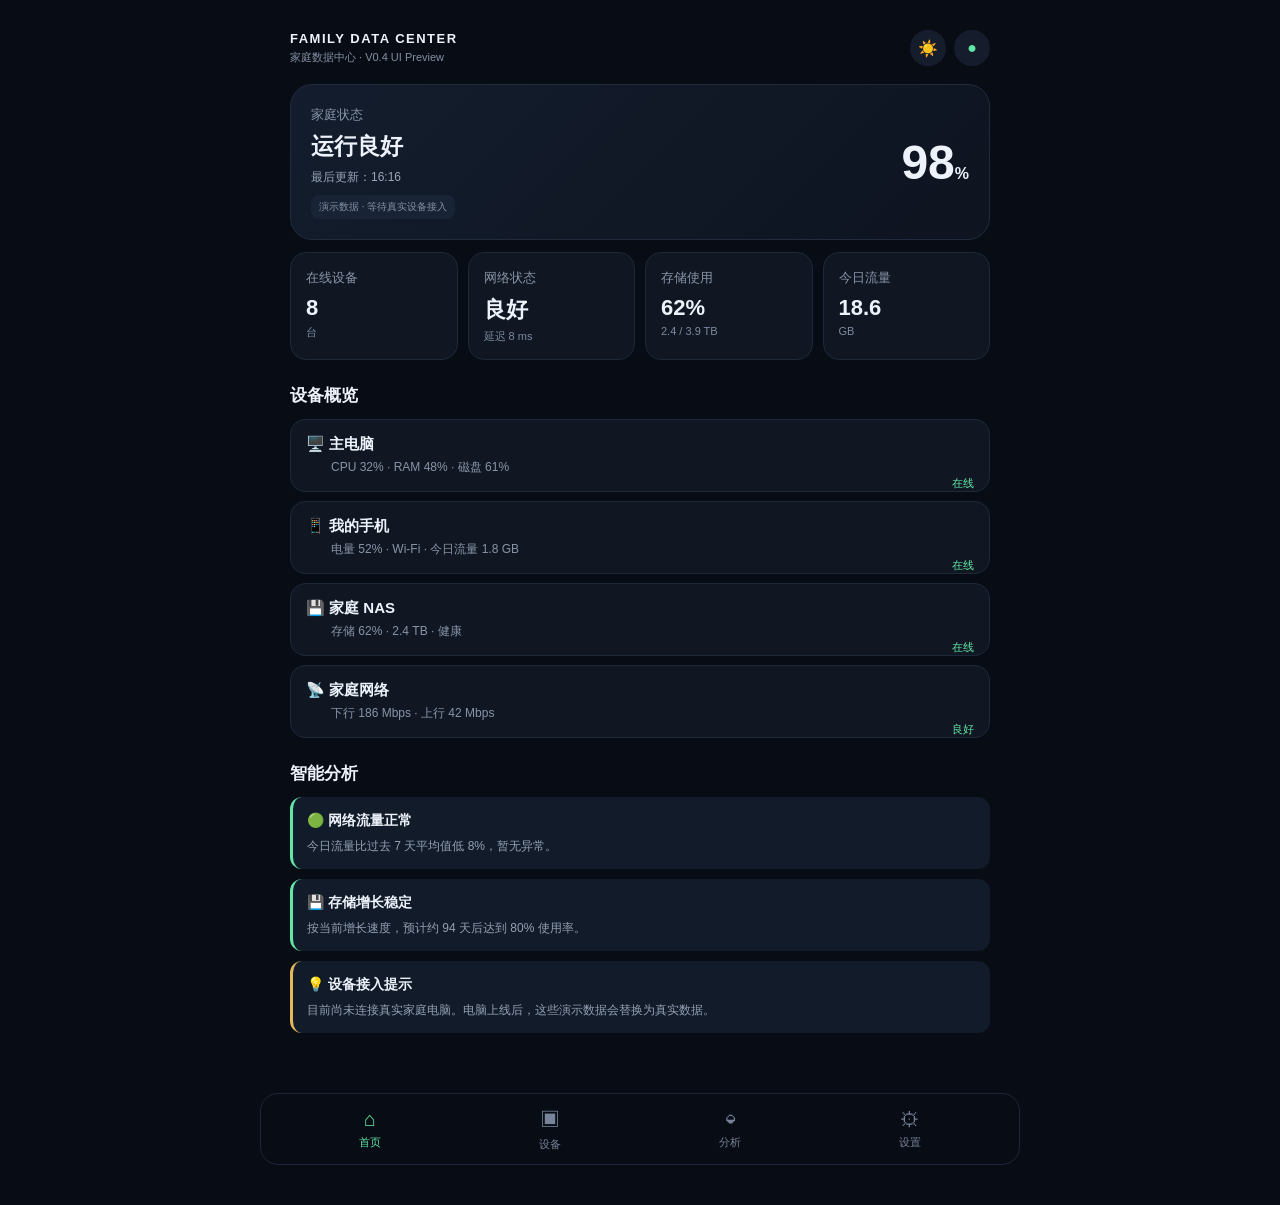
<file: index.html>
<!doctype html>
<html lang="zh-CN">
<head><meta charset="UTF-8" /><meta name="viewport" content="width=device-width, initial-scale=1, viewport-fit=cover" /><meta name="color-scheme" content="light" /><meta name="theme-color" content="#ffffff" /><link rel="manifest" href="manifest.json" /><link rel="stylesheet" href="style.css?v=20261012-glass9" /><title>家庭数据中心</title></head>
<body>
<script>document.documentElement.style.colorScheme='light';</script>
<main class="app">
<header class="top"><div><b>FAMILY DATA CENTER</b><span>家庭数据中心 · V0.3 UI Preview</span></div><div class="top-actions"><button id="theme-toggle" aria-label="切换日间模式" title="切换日间模式">☀️</button><button id="notify" aria-label="通知">●</button></div></header>
<section id="home" class="page active"><div class="hero"><div><small>家庭状态</small><h1>运行良好</h1><p>最后更新：<span id="time">刚刚</span></p><div class="source-pill">演示数据 · 等待真实设备接入</div></div><strong>98<em>%</em></strong></div><div class="grid metrics"><article><small>在线设备</small><b>8</b><span>台</span></article><article><small>网络状态</small><b>良好</b><span>延迟 8 ms</span></article><article><small>存储使用</small><b>62%</b><span>2.4 / 3.9 TB</span></article><article><small>今日流量</small><b>18.6</b><span>GB</span></article></div><h2>设备概览</h2><div class="list"><div class="clickable" data-open="device-detail" data-device="pc"><strong>🖥️ 主电脑</strong><span>CPU 32% · RAM 48% · 磁盘 61%</span><i>在线</i></div><div class="clickable" data-open="device-detail" data-device="phone"><strong>📱 我的手机</strong><span>电量 52% · Wi-Fi · 今日流量 1.8 GB</span><i>在线</i></div><div class="clickable" data-open="device-detail" data-device="nas"><strong>💾 家庭 NAS</strong><span>存储 62% · 2.4 TB · 健康</span><i>在线</i></div><div class="clickable" data-open="device-detail" data-device="router"><strong>📡 家庭网络</strong><span>下行 186 Mbps · 上行 42 Mbps</span><i>良好</i></div></div><h2>智能分析</h2><div class="insight"><b>🟢 网络流量正常</b><p>今日流量比过去 7 天平均值低 8%，暂无异常。</p></div><div class="insight"><b>💾 存储增长稳定</b><p>按当前增长速度，预计约 94 天后达到 80% 使用率。</p></div><div class="insight warning-insight"><b>💡 设备接入提示</b><p>目前尚未连接真实家庭电脑。电脑上线后，这些演示数据会替换为真实数据。</p></div></section>
<section id="devices" class="page"><h1>设备</h1><p class="sub">家庭设备统一管理</p><div class="device-filter"><button class="selected">全部 8</button><button>电脑 2</button><button>手机 1</button><button>网络 1</button><button>IoT 4</button></div><div class="device-card clickable" data-open="device-detail" data-device="pc"><div class="device-title"><b>🖥️ 主电脑</b><i>● 在线</i></div><small>Windows PC · 演示数据</small><div class="bars"><span>CPU <b>32%</b><i style="width:32%"></i></span><span>RAM <b>48%</b><i style="width:48%"></i></span><span>磁盘 <b>61%</b><i style="width:61%"></i></span></div><div class="mini-grid"><span>今日流量<b>8.4 GB</b></span><span>运行时间<b>16.4 h</b></span></div><div class="tap-hint">点击查看完整数据 ›</div></div><div class="device-card clickable" data-open="device-detail" data-device="phone"><div class="device-title"><b>📱 我的手机</b><i>● 在线</i></div><small>Android · Wi-Fi</small><div class="mini-grid"><span>电量<b>52%</b></span><span>今日流量<b>1.8 GB</b></span><span>存储<b>68%</b></span><span>网络<b>良好</b></span></div><div class="tap-hint">点击查看完整数据 ›</div></div><div class="device-card clickable" data-open="device-detail" data-device="nas"><div class="device-title"><b>💾 家庭 NAS</b><i>● 在线</i></div><small>家庭存储服务器</small><div class="mini-grid"><span>存储<b>2.4 / 3.9 TB</b></span><span>使用率<b>62%</b></span><span>健康<b>正常</b></span><span>增长<b>+42 GB/周</b></span></div><div class="tap-hint">点击查看完整数据 ›</div></div><div class="device-card clickable" data-open="device-detail" data-device="router"><div class="device-title"><b>📡 路由器</b><i>● 在线</i></div><small>家庭网络核心设备</small><div class="mini-grid"><span>设备<b>8 台</b></span><span>延迟<b>8 ms</b></span><span>下行<b>186 Mbps</b></span><span>上行<b>42 Mbps</b></span></div><div class="tap-hint">点击查看完整数据 ›</div></div><div class="device-card muted-card"><b>🏠 其他 IoT 设备</b><p>电视 · 摄像头 · 智能插座 · 其他设备</p><small>4 台 · 演示占位</small></div></section>
<section id="device-detail" class="page"><button class="back-btn" data-back="devices">‹ 返回设备</button><div class="detail-head"><div><div id="detail-icon" class="detail-icon">🖥️</div><small id="detail-type">Windows PC</small><h1 id="detail-name">主电脑</h1><span class="online-badge">● 在线</span></div></div><div class="grid detail-stats"><article><small>CPU</small><b id="detail-cpu">32%</b><span>当前使用率</span></article><article><small>RAM</small><b id="detail-ram">48%</b><span>当前使用率</span></article><article><small>磁盘</small><b id="detail-disk">61%</b><span>当前使用率</span></article><article><small>今日流量</small><b id="detail-traffic">8.4 GB</b><span>上传 + 下载</span></article></div><div class="chart"><div class="chart-head"><b>最近 24 小时</b><span>CPU</span></div><div class="columns"><i style="height:32%"></i><i style="height:38%"></i><i style="height:27%"></i><i style="height:44%"></i><i style="height:52%"></i><i style="height:41%"></i><i style="height:35%"></i><i style="height:48%"></i><i style="height:37%"></i><i style="height:30%"></i><i style="height:43%"></i><i style="height:34%"></i></div></div><div class="detail-section"><h2>设备信息</h2><div class="info-list"><div>状态 <b>在线</b></div><div>首次接入 <b>今天</b></div><div>最后更新 <b id="detail-updated">刚刚</b></div><div>数据来源 <b>演示数据</b></div></div></div><div class="detail-section"><h2>智能判断</h2><div class="insight"><b>🟢 当前状态正常</b><p>CPU、内存和网络活动都在正常范围内，暂未发现异常。</p></div></div></section>
<section id="analysis" class="page"><h1>分析</h1><p class="sub">家庭数据趋势与预测</p><div class="period"><button class="selected">24 小时</button><button>7 天</button><button>30 天</button></div><div class="chart"><div class="chart-head"><b>CPU 使用率</b><span>平均 37%</span></div><div class="columns"><i style="height:35%"></i><i style="height:42%"></i><i style="height:31%"></i><i style="height:28%"></i><i style="height:55%"></i><i style="height:47%"></i><i style="height:38%"></i><i style="height:32%"></i><i style="height:44%"></i><i style="height:36%"></i><i style="height:29%"></i><i style="height:41%"></i></div></div><div class="chart"><div class="chart-head"><b>网络流量</b><span>今日 18.6 GB</span></div><div class="network-line">▁▂▃▂▄▆▅▃▂▄▃▂▅▃</div></div><div class="grid stats"><article><small>平均 CPU</small><b>37%</b><span>正常</span></article><article><small>平均 RAM</small><b>45%</b><span>稳定</span></article><article><small>今日流量</small><b>18.6 GB</b><span>↓ 8%</span></article><article><small>在线时长</small><b>16.4 h</b><span>较昨日 +1.2 h</span></article></div><h2>存储预测</h2><div class="forecast"><div><small>当前使用</small><b>62%</b></div><div class="forecast-bar"><i style="width:62%"></i></div><p>预计 <strong>94 天</strong> 后达到 80% 使用率；约 <strong>8.6 个月</strong>后需要扩容。</p></div><h2>异常检测</h2><div class="warning">🟢 <b>暂无高优先级异常</b><span>最近检查：刚刚</span></div></section>
<section id="settings" class="page"><h1>设置</h1><p class="sub">家庭数据中心配置</p><div class="settings"><div>👤 账户与家庭 <span>›</span></div><div>📱 数据源与设备 <span>›</span></div><div>🔄 同步设置 <span>自动</span></div><div>🔔 通知 <span>已开启</span></div><div>🤖 智能分析 <span>已开启</span></div><div>🔒 隐私与安全 <span>本地优先 ›</span></div><div>🗄️ 数据保存 <span>90 天</span></div><div>ℹ️ 关于 <span>V0.3</span></div></div><div class="privacy-note">🔐 真实家庭数据不会放入这个公开预览站。以后电脑采集的数据将保存在你的私有家庭数据中心。</div></section>
</main><nav><button data-page="home" class="active">⌂<span>首页</span></button><button data-page="devices">▣<span>设备</span></button><button data-page="analysis">◒<span>分析</span></button><button data-page="settings">⚙<span>设置</span></button></nav><script src="app.js?v=20261012-glass9"></script>
</body></html>
</file>
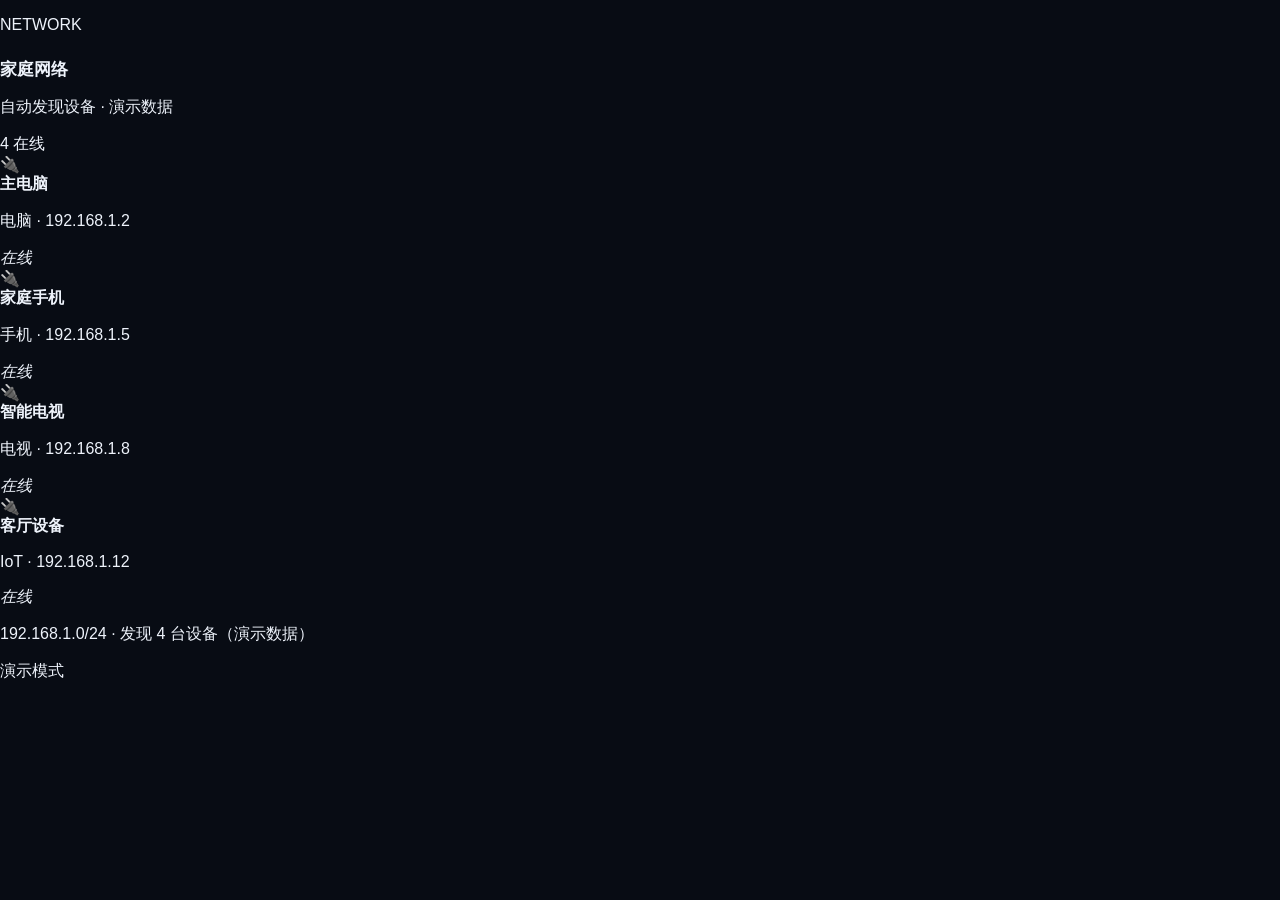
<file: network-demo.html>
<!doctype html><html lang="zh-CN"><meta charset="utf-8"><meta name="viewport" content="width=device-width,initial-scale=1"><title>家庭数据中心 · 网络发现演示</title><link rel="stylesheet" href="style.css"><main class="app-shell"><section class="page active"><div class="page-heading"><div><p class="eyebrow">NETWORK</p><h2>家庭网络</h2><p>自动发现设备 · 演示数据</p></div><span class="count-pill">4 在线</span></div><section class="chart-card"><div class="device-list" id="networkDevices"></div><p id="networkSummary"></p><p id="networkApiStatus"></p></section></section></main><script src="network.js"></script></html>
</file>
<file: style.css>
*{box-sizing:border-box}html{color-scheme:light}body{margin:0;background:#080c14;color:#eef3fb;font-family:-apple-system,BlinkMacSystemFont,"Segoe UI",sans-serif;padding-bottom:82px}.app{max-width:760px;margin:auto;padding:18px}.top{display:flex;justify-content:space-between;align-items:center;margin-bottom:18px}.top b{display:block;font-size:13px;letter-spacing:1.5px}.top span{display:block;font-size:11px;color:#8390a4;margin-top:4px}.top-actions{display:flex;gap:8px;align-items:center}.top button{border:0;background:#151d2c;color:#61e6a7;border-radius:50%;width:36px;height:36px;font-size:16px}.page{display:none}.page.active{display:block}h1{font-size:29px;margin:8px 0}h2{font-size:17px;margin:24px 0 12px}.sub,small{color:#8794a8;font-size:13px}.hero{display:flex;justify-content:space-between;align-items:center;background:linear-gradient(135deg,#131d2d,#0e1420);border:1px solid #202b3d;border-radius:22px;padding:20px;margin-bottom:12px}.hero h1{font-size:23px;margin:7px 0}.hero strong{font-size:48px}.hero em{font-size:16px;font-style:normal}.hero p{margin:0 0 9px;color:#9aa6b8;font-size:12px}.source-pill{display:inline-block;padding:5px 8px;border-radius:8px;background:#182335;color:#8492a7;font-size:10px}.grid{display:grid;grid-template-columns:1fr 1fr;gap:10px}.metrics article,.stats article,.detail-stats article{background:#101722;border:1px solid #1d2838;border-radius:16px;padding:15px}.metrics b,.stats b,.detail-stats b{display:block;font-size:22px;margin-top:8px}.metrics span,.stats span,.detail-stats span{color:#7e8ba0;font-size:11px;display:block;margin-top:4px}.list>div,.settings>div{background:#101722;border:1px solid #1d2838;border-radius:15px;padding:15px;margin:9px 0}.list .clickable,.device-card.clickable{cursor:pointer}.list strong{font-size:15px}.list span{display:block;color:#8794a8;font-size:12px;margin:5px 0 0 25px}.list i{float:right;color:#62e7a7;font-size:11px;font-style:normal}.insight{background:#111b29;border-left:3px solid #61e6a7;border-radius:12px;padding:14px;margin:10px 0}.warning-insight{border-left-color:#e5b85b}.insight b{font-size:14px}.insight p{color:#94a0b3;font-size:12px;margin:7px 0 0;line-height:1.5}.device-filter,.period{display:flex;gap:7px;overflow:auto;padding:3px 0 7px}.device-filter button,.period button{flex:none;border:1px solid #263348;background:#101722;color:#8e9bae;border-radius:9px;padding:7px 10px;font-size:11px}.device-filter .selected,.period .selected{color:#61e6a7;border-color:#37634f}.device-card,.chart,.forecast{background:#101722;border:1px solid #1d2838;border-radius:17px;padding:17px;margin:11px 0}.device-title{display:flex;justify-content:space-between;align-items:center}.device-title b{font-size:16px}.device-title i,.online-badge{color:#61e6a7;font-size:11px;font-style:normal}.device-card>small,.device-card p{color:#8d99ab;font-size:12px}.bars span{display:block;font-size:11px;color:#8d99ab;margin:11px 0}.bars span b{float:right;color:#b3bdca;font-size:11px}.bars i{display:block;height:7px;background:#61e6a7;border-radius:8px;margin-top:5px}.mini-grid{display:grid;grid-template-columns:1fr 1fr;gap:8px;margin-top:14px}.mini-grid span{background:#0b111b;border-radius:10px;padding:9px;color:#7f8da0;font-size:10px}.mini-grid b{display:block;color:#d7dee8;font-size:12px;margin-top:3px}.tap-hint{margin-top:12px;color:#61e6a7;font-size:11px;text-align:right}.muted-card{opacity:.75}.back-btn{border:0;background:#101722;color:#9aa7b9;border-radius:10px;padding:8px 11px;font-size:12px;margin-bottom:18px}.detail-head{background:linear-gradient(135deg,#131d2d,#0e1420);border:1px solid #202b3d;border-radius:18px;padding:18px;margin-bottom:12px}.detail-icon{font-size:32px;margin-bottom:5px}.detail-head h1{margin:3px 0 8px}.detail-section h2{margin-top:22px}.info-list{background:#101722;border:1px solid #1d2838;border-radius:15px;overflow:hidden}.info-list div{display:flex;justify-content:space-between;padding:13px 15px;border-bottom:1px solid #1d2838;color:#7f8da0;font-size:12px}.info-list div:last-child{border-bottom:0}.info-list b{color:#d4dce6;font-weight:500}.chart-head{display:flex;justify-content:space-between;align-items:center}.columns{height:130px;margin-top:15px;display:flex;align-items:flex-end;gap:6px;background:repeating-linear-gradient(to top,#1c2737 0 1px,transparent 1px 32px);padding:0 3px}.columns i{display:block;flex:1;min-height:8px;background:#61e6a7;border-radius:5px 5px 1px 1px}.network-line{font-size:34px;letter-spacing:4px;color:#61e6a7;overflow:hidden;margin-top:14px;line-height:1}.forecast>div:first-child{display:flex;justify-content:space-between;align-items:center}.forecast b{font-size:22px}.forecast-bar{height:9px;background:#1d2939;border-radius:8px;margin:14px 0 10px;overflow:hidden}.forecast-bar i{display:block;height:100%;background:#61e6a7;border-radius:8px}.forecast p{color:#8d99ab;font-size:12px;line-height:1.5}.warning{padding:14px;border-radius:14px;background:#111a26;color:#8fa0b5;margin-top:12px}.warning span{display:block;font-size:10px;margin-top:6px;color:#69778b}.settings span{float:right;color:#7f8ca0;font-size:12px}.privacy-note{margin-top:14px;padding:13px;border-radius:12px;background:#101722;color:#7f8da0;font-size:11px;line-height:1.5}nav{position:fixed;bottom:0;left:0;right:0;height:72px;background:rgba(9,13,21,.97);border-top:1px solid #1d2737;display:flex;justify-content:center;z-index:5}nav button{width:25%;max-width:180px;border:0;background:none;color:#778398;font-size:20px}nav button span{display:block;font-size:11px;margin-top:4px}nav button.active{color:#61e6a7}@media(max-width:699px){.page{padding-bottom:18px}.detail-stats{margin-bottom:12px}.chart{margin-bottom:14px}}@media(min-width:700px){.grid.metrics{grid-template-columns:repeat(4,1fr)}body{padding-bottom:20px}.app{padding:30px}.page{min-height:650px}nav{position:static;border:1px solid #1d2737;border-radius:18px;margin:20px auto;max-width:760px}}
/* Manual themes only: browser/OS dark mode must never choose the theme. */
:root.light-theme{color-scheme:light}body.light-theme{background:#fff;color:#111820;background-image:radial-gradient(circle at 8% 4%,rgba(100,160,255,.07),transparent 25%),radial-gradient(circle at 94% 30%,rgba(183,142,255,.06),transparent 23%),radial-gradient(circle at 40% 92%,rgba(82,211,170,.05),transparent 28%);background-attachment:fixed}.light-theme .top span,.light-theme .sub,.light-theme small,.light-theme .metrics span,.light-theme .stats span,.light-theme .detail-stats span,.light-theme .list span,.light-theme .device-card>small,.light-theme .device-card p,.light-theme .settings span,.light-theme .privacy-note,.light-theme .chart-head span,.light-theme .warning{color:#697586}.light-theme .top button{background:rgba(255,255,255,.65);color:#15945d;border:1px solid rgba(255,255,255,.9);box-shadow:0 8px 24px rgba(80,110,140,.12);backdrop-filter:blur(24px);-webkit-backdrop-filter:blur(24px)}.light-theme .hero,.light-theme .detail-head{background:rgba(255,255,255,.58);border-color:rgba(255,255,255,.9);box-shadow:0 18px 50px rgba(90,120,150,.14);backdrop-filter:blur(28px);-webkit-backdrop-filter:blur(28px)}.light-theme .metrics article,.light-theme .stats article,.light-theme .detail-stats article,.light-theme .list>div,.light-theme .settings>div,.light-theme .theme-setting,.light-theme .device-card,.light-theme .chart,.light-theme .forecast,.light-theme .info-list{background:rgba(255,255,255,.58);border-color:rgba(255,255,255,.9);box-shadow:0 10px 30px rgba(90,120,150,.10);backdrop-filter:blur(24px);-webkit-backdrop-filter:blur(24px)}.light-theme .insight,.light-theme .warning{background:rgba(255,255,255,.58);border-color:rgba(255,255,255,.9);box-shadow:0 10px 30px rgba(90,120,150,.08);backdrop-filter:blur(24px);-webkit-backdrop-filter:blur(24px)}.light-theme .insight{border-left-color:#21a66b}.light-theme .warning-insight{border-left-color:#d49a32}.light-theme .theme-setting{background:rgba(255,255,255,.58)}.light-theme .theme-options button{background:rgba(255,255,255,.65);border-color:rgba(205,215,226,.75);color:#526176}.light-theme .theme-options button.selected{color:#128c58;border-color:#7bc9a5;background:rgba(238,250,244,.82)}.light-theme .device-filter button,.light-theme .period button{background:rgba(255,255,255,.65);border-color:rgba(205,215,226,.75);color:#617087;backdrop-filter:blur(18px);-webkit-backdrop-filter:blur(18px)}.light-theme .device-filter .selected,.light-theme .period .selected{color:#128c58;border-color:#7bc9a5;background:rgba(238,250,244,.82)}.light-theme .back-btn{background:rgba(255,255,255,.65);color:#5e6b7c;border:1px solid rgba(205,215,226,.75);backdrop-filter:blur(18px);-webkit-backdrop-filter:blur(18px)}.light-theme .mini-grid span{background:rgba(244,247,250,.65);color:#687587}.light-theme .mini-grid b{color:#273240}.light-theme .info-list div{border-bottom-color:rgba(210,218,226,.7);color:#687587}.light-theme .info-list b{color:#26313d}.light-theme .columns{background:repeating-linear-gradient(to top,rgba(215,222,230,.75) 0 1px,transparent 1px 32px)}.light-theme .forecast-bar{background:rgba(225,230,235,.8)}.light-theme .privacy-note{background:rgba(255,255,255,.58)}.light-theme nav{background:rgba(255,255,255,.62);border-color:rgba(255,255,255,.9);box-shadow:0 -4px 24px rgba(80,110,140,.12);backdrop-filter:blur(28px);-webkit-backdrop-filter:blur(28px)}.light-theme nav button{color:#7a8797}.light-theme nav button.active{color:#15945d}.light-theme .source-pill{background:rgba(240,244,248,.72);color:#687587}.light-theme .network-line{color:#15945d}.light-theme .bars span b{color:#536173}
</file>
